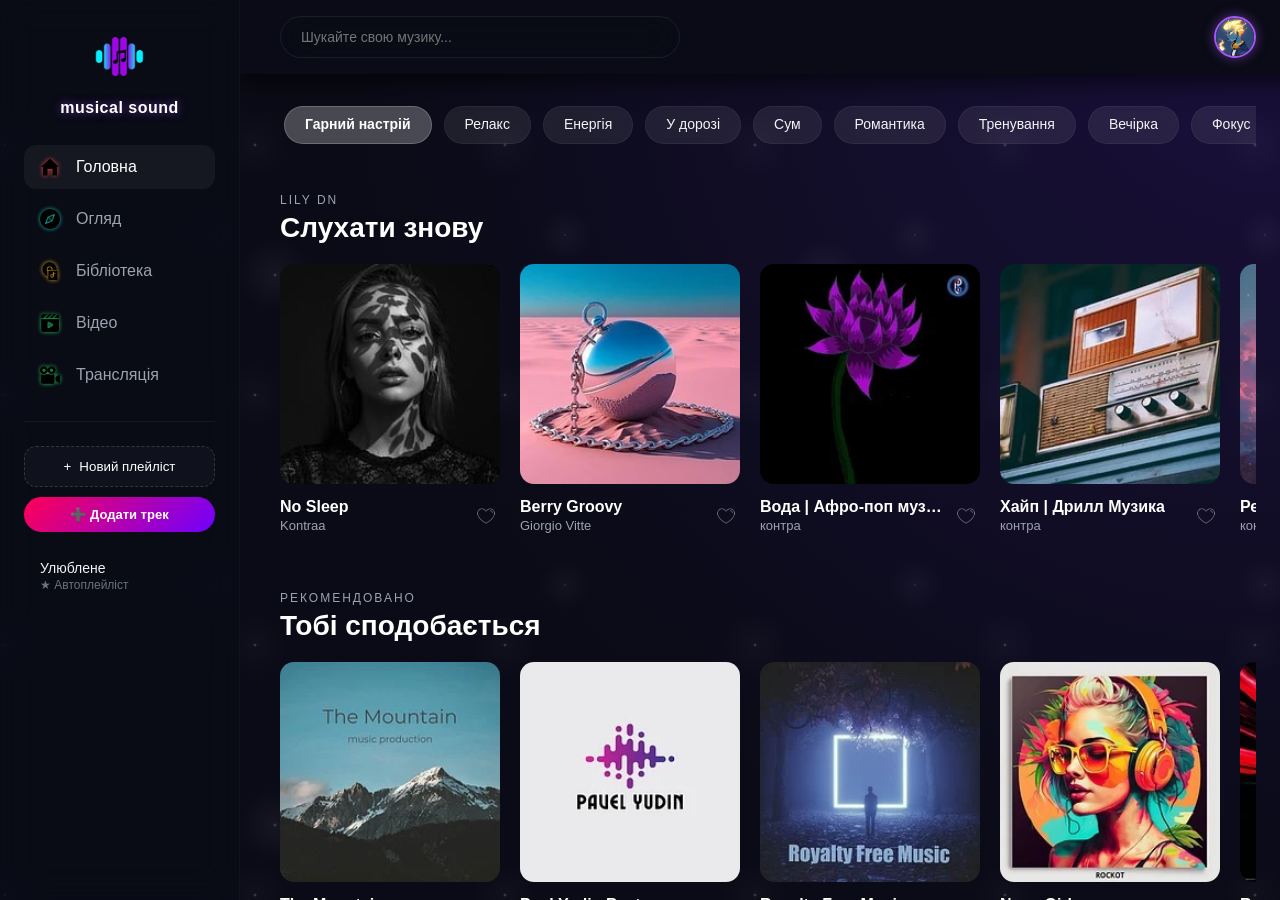
<file: index.html>
<!DOCTYPE html>
<html lang="uk">
<head>
    <meta charset="UTF-8">
    <meta name="viewport" content="width=device-width, initial-scale=1.0">
    <title>musical sound</title>
    <!-- Додано іконки для чату та плеєра трансляції -->
    <link rel="stylesheet" href="https://cdnjs.cloudflare.com/ajax/libs/font-awesome/6.4.0/css/all.min.css">
    <link rel="stylesheet" href="css/style.css">
</head>
<body>

    <!-- Кнопка мобільного меню (гамбургер) -->
    <button class="menu-toggle">☰</button>

    <aside class="sidebar">
        <!-- Логотип -->
        <div class="logo-container">
            <img src="assets/pngtree-music-logo-png-image_6389182.png" alt="Musical Sound Logo" class="logo-img">
            <span class="logo-text">musical sound</span>
        </div>
        
        <nav>
            <a href="#" id="go-home" class="nav-item active">
                <img src="assets/home.png" class="nav-icon red-tint" alt="Головна">
                Головна
            </a>
            <a href="#" class="nav-item">
                <img src="assets/explore.png" class="nav-icon teal-tint" alt="Огляд">
                Огляд
            </a>
            <a href="#" class="nav-item">
                <img src="assets/library.png" class="nav-icon gold-tint" alt="Бібліотека">
                Бібліотека
            </a>
            
            <!-- Пункт «Відео» -->
            <a href="#" id="go-video" class="nav-item">
                <img src="assets/free-icon-video-4211530.png" class="nav-icon green-tint" alt="Відео">
                Відео
            </a>
            
            <!-- Пункт «Трансляція» -->
            <a href="#" id="go-live" class="nav-item">
                <img src="assets/free-icon-video-camera-686458.png" class="nav-icon green-tint" alt="Трансляція">
                Трансляція
            </a>
        </nav>
        <div class="divider"></div>
        <button class="btn-new-playlist"><span>+</span> Новий плейліст</button>

        <div class="playlist-section"></div>
    </aside>

    <main class="main-content">
        <header class="top-bar">
            <div class="search-container">
                <input type="text" id="searchInput" placeholder="Шукайте свою музику...">
            </div>
            <a href="register.html" class="user-profile-glow" style="text-decoration: none; cursor: pointer;">
    <div class="avatar-circle">
        <img src="assets/avatar.png" alt="Profile">
    </div>
</a>
        </header>

        <!-- ЕКРАН МУЗИКИ -->
        <div id="music-screen">
            <div class="mood-pills">
                <button class="pill active">Гарний настрій</button>
                <button class="pill">Релакс</button>
                <button class="pill">Енергія</button>
                <button class="pill">У дорозі</button>
                <button class="pill">Сум</button>
                <button class="pill">Романтика</button>
                <button class="pill">Тренування</button>
                <button class="pill">Вечірка</button>
                <button class="pill">Фокус</button>
                <button class="pill">Сон</button>
            </div>

            <!-- 1 БЛОК: Слухати знову -->
            <section class="content-section">
                <div class="section-header">
                    <div class="user-info-row">
                        <div class="title-text">
                            <span class="username">LILY DN</span>
                            <h2 class="glow-text">Слухати знову</h2>
                        </div>
                    </div>
                </div>
                <div class="music-grid"></div>
            </section>

            <!-- 2 БЛОК: Рекомендовано -->
            <section class="content-section" style="margin-top: 40px;">
                <div class="section-header">
                    <div class="user-info-row">
                        <div class="title-text">
                            <span class="username">Рекомендовано</span>
                            <h2 class="glow-text">Тобі сподобається</h2>
                        </div>
                    </div>
                </div>
                <div class="music-grid" id="recommendedGrid"></div>
            </section>

            <!-- 3 БЛОК: Нові релізи -->
            <section class="content-section" style="margin-top: 40px;">
                <div class="section-header">
                    <div class="user-info-row">
                        <div class="title-text">
                            <span class="username">Новинки</span>
                            <h2 class="glow-text">Нові релізи</h2>
                        </div>
                    </div>
                </div>
                <div class="music-grid" id="newReleasesGrid"></div>
            </section>

            <!-- 4 БЛОК: Свіжі чарти -->
            <section class="content-section" style="margin-top: 40px;">
                <div class="section-header">
                    <div class="user-info-row">
                        <div class="title-text">
                            <span class="username">Популярне</span>
                            <h2 class="glow-text">Свіжі чарти</h2>
                        </div>
                    </div>
                </div>
                <div class="music-grid" id="chartsGrid"></div>
            </section>
        </div>

     <!-- ЕКРАН ВІДЕО -->
        <div id="video-screen" style="display: none;">
            <section class="content-section">
                <div class="section-header">
                    <div class="user-info-row">
                        <div class="title-text">
                            <span class="username">Музичні відео</span>
                            <h2 class="glow-text">Перегляд відео</h2>
                        </div>
                    </div>
                </div>
                
                <!-- Сітка для відеокліпів -->
                <div class="video-grid">
                    <!-- Відео 1 -->
                    <div class="video-card">
                        <div class="video-wrapper">
                            <iframe 
                                src="https://www.youtube.com/embed/fpgZffUIeMg?enablejsapi=1&rel=0" 
                                title="YouTube video player" 
                                allow="accelerometer; autoplay; clipboard-write; encrypted-media; gyroscope; picture-in-picture; web-share" 
                                allowfullscreen>
                            </iframe>
                        </div>
                    </div>

                    <!-- Відео 2 -->
                    <div class="video-card">
                        <div class="video-wrapper">
                            <iframe 
                                src="https://www.youtube.com/embed/RF0k8anOW6o?enablejsapi=1&rel=0" 
                                title="YouTube video player" 
                                allow="accelerometer; autoplay; clipboard-write; encrypted-media; gyroscope; picture-in-picture; web-share" 
                                allowfullscreen>
                            </iframe>
                        </div>
                    </div>

                    <!-- Відео 3 -->
                    <div class="video-card">
                        <div class="video-wrapper">
                            <iframe 
                                src="https://www.youtube.com/embed/d2HQg-ZRjzs?enablejsapi=1&rel=0" 
                                title="YouTube video player" 
                                allow="accelerometer; autoplay; clipboard-write; encrypted-media; gyroscope; picture-in-picture; web-share" 
                                allowfullscreen>
                            </iframe>
                        </div>
                    </div>

                    <!-- Відео 4 (Kp-eibuQpWg) -->
                    <div class="video-card">
                        <div class="video-wrapper">
                            <iframe 
                                src="https://www.youtube.com/embed/Kp-eibuQpWg?enablejsapi=1&rel=0" 
                                title="YouTube video player" 
                                allow="accelerometer; autoplay; clipboard-write; encrypted-media; gyroscope; picture-in-picture; web-share" 
                                allowfullscreen>
                            </iframe>
                        </div>
                    </div>

                    <!-- Відео 5 (bvvwn0nQ8sI) -->
                    <div class="video-card">
                        <div class="video-wrapper">
                            <iframe 
                                src="https://www.youtube.com/embed/bvvwn0nQ8sI?enablejsapi=1&rel=0" 
                                title="YouTube video player" 
                                allow="accelerometer; autoplay; clipboard-write; encrypted-media; gyroscope; picture-in-picture; web-share" 
                                allowfullscreen>
                            </iframe>
                        </div>
                    </div>

                    <!-- Відео 6 (89ihROphQJM) -->
                    <div class="video-card">
                        <div class="video-wrapper">
                            <iframe 
                                src="https://www.youtube.com/embed/89ihROphQJM?enablejsapi=1&rel=0" 
                                title="YouTube video player" 
                                allow="accelerometer; autoplay; clipboard-write; encrypted-media; gyroscope; picture-in-picture; web-share" 
                                allowfullscreen>
                            </iframe>
                        </div>
                    </div>

                    <!-- Відео 7 (PHVVgsk9hyE) -->
                    <div class="video-card">
                        <div class="video-wrapper">
                            <iframe 
                                src="https://www.youtube.com/embed/PHVVgsk9hyE?enablejsapi=1&rel=0" 
                                title="YouTube video player" 
                                allow="accelerometer; autoplay; clipboard-write; encrypted-media; gyroscope; picture-in-picture; web-share" 
                                allowfullscreen>
                            </iframe>
                        </div>
                    </div>
                </div>
            </section>
        </div>

        <!-- ЕКРАН ТРАНСЛЯЦІЇ -->
        <div id="live-screen" style="display: none;">
            <div class="live-wrapper">
                <!-- ЛЕВА ЧАСТИНА: ПЛЕЄР СТРІМУ -->
                <div class="live-player-container">
                    <div class="live-player-header">
                        <div class="live-author-avatar">
                            <img src="assets/pngtree-music-logo-png-image_6389182.png" alt="Logo" onerror="this.src='https://via.placeholder.com/40/a855f7/ffffff?text=MS'">
                        </div>
                        <div class="live-author-info">
                            <h3 class="live-author-title">Preview Live Stream</h3>
                            <p class="live-author-subtitle">musical sound</p>
                        </div>
                    </div>

                    <div class="live-video-screen">
                        <iframe 
                            src="https://www.youtube.com/embed/b-bK2Vn3D38?autoplay=1&mute=1&modestbranding=1&rel=0&controls=0&disablekb=1" 
                            title="YouTube video player" 
                            allow="accelerometer; autoplay; clipboard-write; encrypted-media; gyroscope; picture-in-picture; web-share" 
                            allowfullscreen>
                        </iframe>
                    </div>

                    <div class="live-player-controls">
                        <div class="live-controls-left">
                            <button class="live-control-btn live-play-btn"><i class="fas fa-pause"></i></button>
                            <span class="live-status-badge"><span class="pulse-dot"></span> НА ЖИВО</span>
                        </div>
                        <div class="live-progress-container" style="pointer-events: none; opacity: 0.8;">
                            <div class="live-progress-bar">
                                <div class="live-progress-current" style="width: 100%; background: #ef4444; box-shadow: 0 0 10px #ef4444;"></div>
                            </div>
                        </div>
                        <div class="live-controls-right">
                            <button class="live-control-btn" id="liveVolIcon"><i class="fas fa-volume-up"></i></button>
                            <input type="range" id="liveVolumeSlider" min="0" max="1" step="0.1" value="1" style="width: 80px; cursor: pointer;">
                            <button class="live-control-btn"><i class="fas fa-expand"></i></button>
                        </div>
                    </div>
                </div>

                <!-- ПРАВА ЧАСТИНА: ЧАТ -->
                <div class="live-chat-container">
                    <div class="live-chat-messages" id="liveChatBox">
                        <div class="live-chat-placeholder" id="liveChatPlaceholder">
                            <span>Ласкаво просимо до онлайн-чату! 🚀</span>
                        </div>
                    </div>
                    <div class="live-chat-input-area">
                        <div class="live-input-wrapper">
                            <input type="text" placeholder="Напишіть повідомлення..." class="live-chat-input" id="liveChatInput">
                            <button class="live-emoji-btn"><i class="far fa-smile"></i></button>
                        </div>
                        <button class="live-send-btn" id="liveSendBtn"><i class="fas fa-arrow-up"></i></button>
                    </div>
                </div>
            </div>
        </div>
    </main>

    <footer class="player-bar">
        <div class="progress-container">
            <div class="progress-bar">
                <div class="progress-fill" id="progressFill"></div>
            </div>
        </div>

        <!-- Левая часть: Инфо о треке -->
        <div class="player-info">
            <img src="assets/cover1.jpg" class="current-track-img" id="currentTrackImg">
            <div class="track-meta">
                <div class="track-title" id="currentTrackTitle">Програвач порожній</div>
                <div class="track-artist" id="currentTrackArtist">Оберіть трек</div>
            </div>
        </div>

        <!-- Центральная часть: Кнопки управления -->
        <div class="player-controls">
            <button class="player-btn">⏮</button>
            <button id="mainPlayBtn" class="player-btn play-pause">
                <img src="assets/play.png" id="playBtnImg" alt="Play">
            </button>
            <button class="player-btn">⏭</button>
            
            <button id="repeatBtn" class="player-btn repeat-control" title="Повторювати трек">
                <img src="assets/backup.png" id="repeatBtnImg" alt="Repeat">
            </button>
        </div>

        <!-- Правая часть: Управление громкостью -->
        <div class="volume-controls" style="margin-left: auto; display: flex; align-items: center; gap: 10px;">
            <img src="assets/audio-speaker1.png" class="volume-icon" alt="Volume">
            <input type="range" class="volume-slider" min="0" max="100" value="80">
        </div>
    </footer>

    <script src="./js/main.js"></script>

    <script>
        document.addEventListener('DOMContentLoaded', () => {
            const liveChatInput = document.getElementById('liveChatInput');
            const liveSendBtn = document.getElementById('liveSendBtn');
            const liveChatBox = document.getElementById('liveChatBox');
            const liveChatPlaceholder = document.getElementById('liveChatPlaceholder');

            function sendLiveMessage() {
                const text = liveChatInput.value.trim();
                if (text === '') return;

                if (liveChatPlaceholder) {
                    liveChatPlaceholder.style.display = 'none';
                }

                const time = new Date().toLocaleTimeString([], { hour: '2-digit', minute: '2-digit' });
                const msg = document.createElement('div');
                msg.className = 'live-chat-message sent';
                msg.innerHTML = `
                    <div class="live-message-content">
                        <span class="live-user-name">Ви</span>
                        <p class="live-message-text">${text}</p>
                        <span class="live-message-time">${time}</span>
                    </div>
                `;
                
                liveChatBox.appendChild(msg);
                liveChatInput.value = '';
                liveChatBox.scrollTop = liveChatBox.scrollHeight;
            }

            if (liveSendBtn) {
                liveSendBtn.addEventListener('click', sendLiveMessage);
            }
            
            if (liveChatInput) {
                liveChatInput.addEventListener('keypress', (e) => {
                    if (e.key === 'Enter') sendLiveMessage();
                });
            }
        });
    </script>
</body>
</html>
</file>
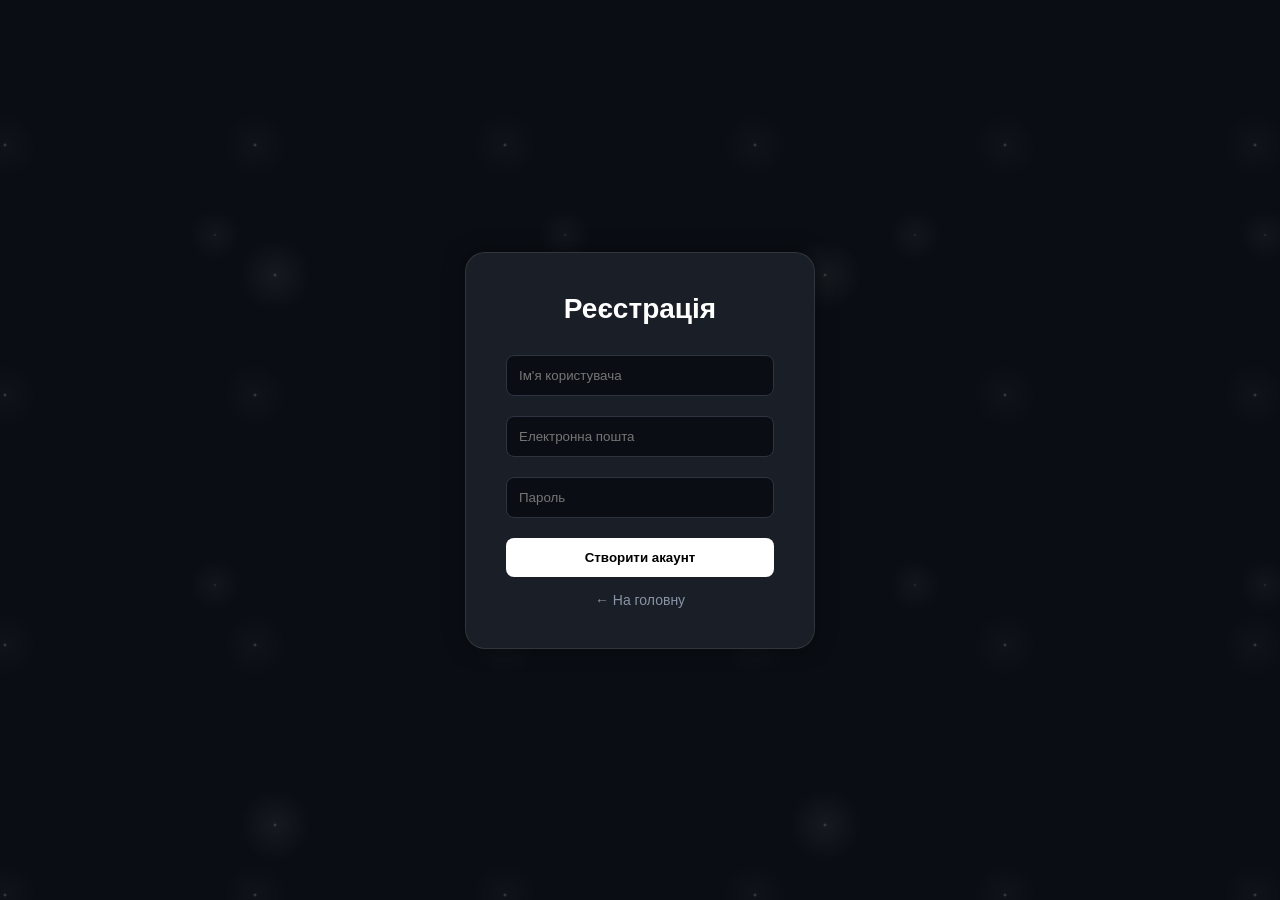
<file: register.html>
<!DOCTYPE html>
<html lang="uk">
<head>
    <meta charset="UTF-8">
    <title>Реєстрація - Music Pro</title>
    <link rel="stylesheet" href="css/style.css">
    <style>
        /* Ізолюємо body сторінки реєстрації, щоб скинути сітку та відступи з style.css */
        body.auth-body {
            margin: 0 !important;
            padding: 0 !important;
            display: block !important;
            width: 100vw !important;
            height: 100vh !important;
            max-width: 100vw !important;
            min-height: 100vh !important;
            overflow: hidden !important;
            background: #0a0e14 !important;
        }

        /* Контейнер займає рівно 100% вікна і центрує форму */
        .auth-container {
            width: 100%;
            height: 100vh;
            display: flex !important;
            align-items: center !important;
            justify-content: center !important;
            box-sizing: border-box;
        }

        /* Сама форма реєстрації */
        .auth-form {
            background: #1a1e26; 
            padding: 40px; 
            border-radius: 20px;
            border: 1px solid rgba(255, 255, 255, 0.1); 
            width: 350px; 
            text-align: center;
            box-shadow: 0 0 20px rgba(0, 0, 0, 0.5);
            box-sizing: border-box;
            z-index: 999;
        }
        .auth-form h2 {
            color: white;
            margin-top: 0;
            margin-bottom: 20px;
            font-family: sans-serif;
        }
        .auth-form input {
            width: 100%; 
            padding: 12px; 
            margin: 10px 0; 
            border-radius: 8px;
            border: 1px solid #2d3440; 
            background: #0a0e14; 
            color: white;
            box-sizing: border-box;
        }
        .auth-btn {
            width: 100%; 
            padding: 12px; 
            background: white; 
            color: black;
            border: none; 
            border-radius: 8px; 
            cursor: pointer; 
            font-weight: bold; 
            margin-top: 10px;
            transition: background 0.2s;
        }
        .auth-btn:hover {
            background: #e0e0e0;
        }
        .back-link { 
            display: block; 
            margin-top: 15px; 
            color: #8a94a6; 
            text-decoration: none; 
            font-size: 14px; 
        }
        .back-link:hover {
            color: white;
        }
    </style>
</head>
<body class="auth-body">

   <div class="auth-container">
    <form class="auth-form">
        <h2 class="glow-text">Реєстрація</h2>
        <input type="text" placeholder="Ім'я користувача" required>
        <input type="email" placeholder="Електронна пошта" required>
        <input type="password" placeholder="Пароль" required>
        <button type="submit" class="auth-btn">Створити акаунт</button>
        <a href="index.html" class="back-link">← На головну</a>
    </form>
</div>

</body>
</html>
</file>
<file: css/style.css>
/* ==========================================================================
   0. ГЛОБАЛЬНІ CSS-ЗМІННІ (THEME CUSTOMIZATION)
   ========================================================================== */
:root {
    /* Колірна палітра космічного фону */
    --bg-purple-glow: #1a103c;
    --bg-deep-space: #0a0b16;
    --bg-blue-glow: #051125;
    --bg-abyss: #02050d;
    --bg-player-bar: rgba(9, 13, 22, 0.85);

    /* Неонові акцентні кольори */
    --accent-purple: #a855f7;
    --accent-purple-glow: rgba(168, 85, 247, 0.6);
    --accent-teal: #14b8a6;
    --accent-teal-glow: rgba(20, 184, 166, 0.8);
    --accent-red: #ef4444;
    --accent-red-glow: rgba(239, 68, 68, 0.6);
    --accent-gold: #eab308;
    --accent-green: #22c55e;

    /* Шрифти та тексти */
    --font-sans: 'Segoe UI', Tahoma, Geneva, Verdana, sans-serif;
    --text-main: #f3f4f6;
    --text-muted: #9ca3af;

    /* Параметри інтерфейсу */
    --sidebar-width: 240px;
    --glass-bg: rgba(9, 13, 22, 0.6);
    --glass-border: rgba(255, 255, 255, 0.03);
    --glass-blur: blur(20px);

    /* Анімації */
    --transition-fast: 0.2s ease;
    --transition-normal: 0.3s ease;
}

/* ==========================================================================
   1. БАЗОВІ СТИЛІ ТА ЗОРЯНИЙ ФОН
   ========================================================================== */
* {
    margin: 0;
    padding: 0;
    box-sizing: border-box;
}

body {
    font-family: var(--font-sans);
    background: radial-gradient(circle at top right, var(--bg-purple-glow), var(--bg-deep-space) 60%),
                radial-gradient(circle at bottom left, var(--bg-blue-glow), var(--bg-abyss));
    background-size: cover;
    background-attachment: fixed;
    color: var(--text-main);
    display: flex;
    height: 100vh;
    overflow: hidden;
}

/* Накладання зірок через псевдоелемент */
body::before {
    content: "";
    position: fixed;
    top: 0; left: 0; width: 100%; height: 100%;
    background-image: 
        radial-gradient(white, rgba(255,255,255,.2) 2px, transparent 40px),
        radial-gradient(white, rgba(255,255,255,.15) 1px, transparent 30px),
        radial-gradient(white, rgba(255,255,255,.1) 2px, transparent 40px);
    background-size: 550px 550px, 350px 350px, 250px 250px;
    background-position: 0 0, 40px 60px, 130px 270px;
    opacity: 0.25;
    z-index: 0;
    pointer-events: none;
}

/* ==========================================================================
   2. БОКОВА ПАНЕЛЬ (SIDEBAR) З НОВИМ ЛОГОТИПОМ
   ========================================================================== */
.sidebar {
    width: var(--sidebar-width);
    background-color: var(--glass-bg);
    backdrop-filter: var(--glass-blur);
    -webkit-backdrop-filter: var(--glass-blur);
    padding: 24px;
    display: flex;
    flex-direction: column;
    border-right: 1px solid var(--glass-border);
    z-index: 10;
    transition: left var(--transition-normal);
}

/* Контейнер нового логотипу */
.logo-container {
    display: flex;
    flex-direction: column; 
    align-items: center;
    justify-content: center;
    margin-bottom: 28px;
    width: 100%;
    cursor: pointer;
}

.logo-img {
    width: 65px;             
    height: 65px;
    object-fit: contain;
    mix-blend-mode: screen;  
    transition: transform var(--transition-normal), filter var(--transition-normal);
}

/* Текст під логотипом з неоновим свіченням */
.logo-text {
    margin-top: 10px;
    font-size: 16px;
    font-weight: 600;
    color: #ffffff;
    text-transform: lowercase;
    letter-spacing: 0.5px;
    text-shadow: 0 0 10px var(--accent-purple-glow); 
    transition: color var(--transition-normal), text-shadow var(--transition-normal);
}

/* Інтерактивний ховер для логотипу */
.logo-container:hover .logo-img {
    transform: scale(1.06);
    filter: drop-shadow(0 0 12px var(--accent-teal)); 
}

.logo-container:hover .logo-text {
    color: var(--accent-teal);
    text-shadow: 0 0 12px var(--accent-teal-glow);
}

nav { 
    display: flex; 
    flex-direction: column; 
    gap: 8px; 
}

.nav-item {
    display: flex;
    align-items: center;
    gap: 16px;
    padding: 12px 16px;
    color: var(--text-muted);
    text-decoration: none;
    font-weight: 500;
    border-radius: 12px;
    transition: all var(--transition-fast);
}

.nav-item:hover, .nav-item.active {
    color: #ffffff;
    background-color: rgba(255, 255, 255, 0.05);
}

.nav-icon { 
    width: 20px; 
    height: 20px; 
    filter: brightness(0.8); 
}

/* Кольорові підсвітки іконок меню */
.red-tint { filter: drop-shadow(0 0 2px var(--accent-red)); }
.teal-tint { filter: drop-shadow(0 0 2px var(--accent-teal)); }
.gold-tint { filter: drop-shadow(0 0 2px var(--accent-gold)); }
.green-tint { filter: drop-shadow(0 0 2px var(--accent-green)); }

.divider { 
    height: 1px; 
    background-color: rgba(255, 255, 255, 0.05); 
    margin: 24px 0; 
}

.btn-new-playlist {
    background: rgba(255, 255, 255, 0.03);
    border: 1px dashed rgba(255, 255, 255, 0.15);
    color: #ffffff;
    padding: 12px;
    border-radius: 12px;
    cursor: pointer;
    font-weight: 500;
    display: flex;
    align-items: center;
    justify-content: center;
    gap: 8px;
    transition: background var(--transition-fast);
}

.btn-new-playlist:hover { 
    background: rgba(255, 255, 255, 0.08); 
}

.playlist-section { 
    margin-top: 20px; 
    overflow-y: auto; 
}

.playlist-item { 
    padding: 8px 16px; 
    cursor: pointer; 
    border-radius: 8px; 
}

.playlist-item:hover { 
    background: rgba(255, 255, 255, 0.03); 
}

.playlist-title { 
    font-size: 14px; 
    font-weight: 500; 
    color: var(--text-main); 
}

.playlist-sub { 
    font-size: 12px; 
    color: #6b7280; 
    margin-top: 2px; 
}

/* ==========================================================================
   3. ГОЛОВНИЙ КОНТЕНТ (MAIN CONTENT)
   ========================================================================== */
.main-content {
    width: calc(100% - var(--sidebar-width)); 
    height: 100vh;
    display: flex;
    flex-direction: column;
    padding: 24px 40px;
    padding-right: 24px;       
    overflow-x: hidden;        
    overflow-y: auto;          
    padding-bottom: 120px;
    z-index: 5;
    box-sizing: border-box;
}

.top-bar {
    display: flex;
    justify-content: space-between;
    align-items: center;
    position: sticky;
    top: -24px; 
    z-index: 1000; 
    margin: -24px -40px 16px -40px;
    padding: 16px 40px;
    background-color: var(--bg-deep-space); 
    box-shadow: 0 8px 25px rgba(0, 0, 0, 0.65); 
}

.music-grid, 
#recommendedGrid, 
#newReleasesGrid, 
#chartsGrid {
    width: 100%;
    max-width: 100%;
    box-sizing: border-box;
}

.search-container { 
    width: 400px; 
}

#searchInput {
    width: 100%;
    padding: 12px 20px;
    background-color: rgba(9, 13, 22, 0.6);
    border: 1px solid rgba(255, 255, 255, 0.08);
    border-radius: 24px;
    color: #ffffff;
    font-size: 14px;
    outline: none;
    backdrop-filter: var(--glass-blur);
}

.avatar-circle {
    width: 42px; 
    height: 42px; 
    border-radius: 50%; 
    overflow: hidden;
    border: 2px solid var(--accent-purple); 
    box-shadow: 0 0 12px rgba(168, 85, 247, 0.5);
}

.avatar-circle img { 
    width: 100%; 
    height: 100%; 
    object-fit: cover; 
}

.mood-pills {
    display: flex;
    gap: 12px;
    margin: 12px 0 28px 0; 
    overflow-x: auto;     
    overflow-y: hidden;
    padding: 4px 4px 16px 4px;
    scrollbar-width: none;
    min-height: 60px;
}

.mood-pills::-webkit-scrollbar {
    display: none !important;
    width: 0 !important;
    height: 0 !important;
}

.pill {
    background-color: rgba(255, 255, 255, 0.08); 
    border: 1px solid rgba(255, 255, 255, 0.05);
    color: var(--text-main);
    height: 38px;
    padding: 0 20px; 
    border-radius: 19px;
    cursor: pointer;
    font-size: 14px;
    font-weight: 500;
    white-space: nowrap; 
    display: inline-flex;  
    align-items: center;
    justify-content: center;
    line-height: 0; 
    padding-bottom: 2px;
    box-sizing: border-box;
    transition: background-color var(--transition-fast), transform 0.1s;
}

.pill:hover { 
    background-color: rgba(255, 255, 255, 0.15); 
}

.pill.active {
    background-color: rgba(255, 255, 255, 0.25);
    border-color: rgba(255, 255, 255, 0.2);
    color: #ffffff;
    font-weight: 600;
}

.username { 
    font-size: 12px; 
    text-transform: uppercase; 
    letter-spacing: 2px; 
    color: var(--text-muted); 
}

.glow-text { 
    font-size: 28px; 
    font-weight: 700; 
    color: #ffffff; 
    margin-top: 4px; 
}

/* ==========================================================================
   4. СІТКА КАРТОК
   ========================================================================== */
.music-grid {
    display: grid;
    grid-template-columns: repeat(auto-fill, minmax(220px, 1fr));
    gap: 24px;
    width: 100%;
}

.card {
    display: inline-block;
    vertical-align: top;
    box-sizing: border-box;
    transition: transform var(--transition-fast), box-shadow var(--transition-fast), border-color var(--transition-fast);
}

.card:hover {
    transform: translateY(-4px);
    box-shadow: 0 10px 25px rgba(20, 184, 166, 0.15);
    border-color: rgba(20, 184, 166, 0.3);
}

.img-wrapper {
    position: relative; 
    width: 100%; 
    aspect-ratio: 1; 
    border-radius: 14px; 
    overflow: hidden; 
    margin-bottom: 14px;
}

.card-img { 
    width: 100%; 
    height: 100%; 
    object-fit: cover; 
}

.play-overlay {
    position: absolute; 
    top: 0; left: 0; width: 100%; height: 100%; 
    background: rgba(0, 0, 0, 0.5);
    display: flex; 
    align-items: center; 
    justify-content: center; 
    font-size: 28px; 
    color: #ffffff; 
    opacity: 0; 
    transition: opacity var(--transition-fast);
}

.card:hover .play-overlay { 
    opacity: 1; 
}

.card-body-row {
    display: flex;
    justify-content: space-between;
    align-items: center;
    width: 100%;
    margin-top: 4px;
}

.card-body-text {
    flex: 1;
    overflow: hidden;
    padding-right: 8px;
}

.song-name { 
    font-size: 16px; 
    font-weight: 600; 
    color: #ffffff; 
    white-space: nowrap; 
    overflow: hidden; 
    text-overflow: ellipsis; 
}

.song-desc { 
    font-size: 13px; 
    color: var(--text-muted); 
    white-space: nowrap; 
    overflow: hidden; 
    text-overflow: ellipsis; 
    margin-top: 2px; 
}

.like-btn {
    background: none;
    border: none;
    cursor: pointer;
    display: flex;
    align-items: center;
    justify-content: center;
    padding: 4px;
    border-radius: 50%;
    transition: transform var(--transition-fast);
}

.like-icon {
    width: 20px;
    height: 20px;
    opacity: 0.5; 
    transition: filter var(--transition-fast), opacity var(--transition-fast);
}

.like-btn:hover .like-icon {
    opacity: 0.9;
    transform: scale(1.1);
}

.like-btn.liked .like-icon {
    opacity: 1;
    filter: drop-shadow(0 0 6px var(--accent-red)) brightness(1.2) sepia(100%) hue-rotate(-50deg) saturate(600%);
}

/* ==========================================================================
   5. НИЖНЯ ПАНЕЛЬ ПЛЕЄРА
   ========================================================================== */
.player-bar {
    position: fixed; 
    bottom: 0; left: 0; width: 100%; height: 88px;
    background: var(--bg-player-bar); 
    border-top: 1px solid var(--glass-border); 
    backdrop-filter: var(--glass-blur);
    -webkit-backdrop-filter: var(--glass-blur);
    padding: 0 32px; 
    display: flex; 
    align-items: center; 
    justify-content: space-between; 
    z-index: 100;
    opacity: 0; 
    visibility: hidden; 
    transform: translateY(25px); 
    transition: all 0.4s ease;
}

.player-bar.active { 
    opacity: 1; 
    visibility: visible; 
    transform: translateY(0); 
}

.player-info { 
    display: flex; 
    align-items: center; 
    gap: 14px; 
    width: 30%; 
    min-width: 180px; 
}

.current-track-img { 
    width: 48px; 
    height: 48px; 
    border-radius: 8px; 
    object-fit: cover; 
    flex-shrink: 0; 
}

.track-meta { 
    display: flex; 
    flex-direction: column; 
    overflow: hidden; 
}

.track-title { 
    font-size: 14px; 
    font-weight: 600; 
    color: #ffffff; 
    white-space: nowrap; 
    overflow: hidden; 
    text-overflow: ellipsis; 
}

.track-artist { 
    font-size: 12px; 
    color: var(--text-muted); 
    white-space: nowrap; 
    overflow: hidden; 
    text-overflow: ellipsis; 
}

.player-controls { 
    display: flex; 
    align-items: center; 
    justify-content: center; 
    gap: 20px; 
    flex: 1; 
}

.player-btn { 
    background: none; 
    border: none; 
    color: var(--text-muted); 
    cursor: pointer; 
    display: flex; 
    align-items: center; 
    justify-content: center; 
}

.player-btn img { 
    width: 20px; 
    height: 20px; 
    display: block; 
}

.player-btn.play-pause {
    width: 44px; 
    height: 44px; 
    background: #ffffff; 
    border-radius: 50%; 
    box-shadow: 0 0 15px rgba(255, 255, 255, 0.2);
    flex-shrink: 0;
}

.repeat-control img { 
    transition: all var(--transition-normal); 
    opacity: 0.5; 
}

.repeat-control:hover img { 
    opacity: 0.8; 
}

.repeat-control.repeat-active img { 
    opacity: 1 !important; 
    filter: drop-shadow(0 0 8px var(--accent-red)) brightness(1.2); 
}

.volume-controls { 
    display: flex; 
    align-items: center; 
    gap: 10px; 
    width: 30%; 
    min-width: 150px; 
    justify-content: flex-end; 
}

.volume-icon { 
    width: 20px; 
    height: 20px; 
    display: block; 
    flex-shrink: 0; 
}

.volume-slider { 
    width: 100%; 
    max-width: 120px; 
    -webkit-appearance: none; 
    appearance: none; 
    height: 4px; 
    background: rgba(255, 255, 255, 0.1); 
    border-radius: 2px; 
    outline: none; 
    cursor: pointer; 
}

.volume-slider::-webkit-slider-thumb { 
    -webkit-appearance: none; 
    appearance: none; 
    width: 12px; 
    height: 12px; 
    border-radius: 50%; 
    background: #ffffff; 
}

/* ==========================================================================
   6. ІНТЕРАКТИВНИЙ ПРОГРЕС-БАР ТА ДОДАТКОВІ СКРОЛИ
   ========================================================================== */
.progress-container { 
    position: absolute; 
    top: -4px; left: 0; width: 100%; height: 8px; 
    padding-top: 4px; 
    cursor: pointer; 
    z-index: 10; 
}

.progress-bar { 
    width: 100%; 
    height: 4px; 
    background: rgba(255, 255, 255, 0.1); 
    position: relative; 
}

.progress-fill { 
    width: 0%; 
    height: 100%; 
    background: var(--accent-red); 
    position: absolute; 
    top: 0; left: 0; 
    box-shadow: 0 0 8px var(--accent-red-glow); 
}

.playlist-item.active-playlist { 
    background-color: rgba(255, 255, 255, 0.1) !important; 
    border-left: 3px solid var(--accent-red); 
    padding-left: 13px; 
}

/* Налаштування скролбарів для Chromium */
#recommendedGrid::-webkit-scrollbar,
#newReleasesGrid::-webkit-scrollbar,
#chartsGrid::-webkit-scrollbar,
.music-grid::-webkit-scrollbar {
    display: block !important;
    height: 6px !important;
}

#recommendedGrid::-webkit-scrollbar-thumb,
#newReleasesGrid::-webkit-scrollbar-thumb,
#chartsGrid::-webkit-scrollbar-thumb,
.music-grid::-webkit-scrollbar-thumb {
    background: rgba(255, 255, 255, 0.2) !important;
    border-radius: 10px !important;
}

#recommendedGrid::-webkit-scrollbar-thumb:hover,
#newReleasesGrid::-webkit-scrollbar-thumb:hover,
.music-grid::-webkit-scrollbar-thumb:hover {
    background: rgba(255, 0, 85, 0.6) !important;
}

/* Кросбраузерні скролбари для Firefox */
#recommendedGrid,
#newReleasesGrid,
#chartsGrid,
.music-grid {
    scrollbar-width: thin;
    scrollbar-color: rgba(255, 255, 255, 0.2) transparent;
}

.menu-toggle { 
    display: none; 
}

/* ==========================================================================
   7. СТИЛІ ДЛЯ СТРИМУ ТА ОНЛАЙН-ЧАТУ (SPA КОСМІЧНА ІНТЕГРАЦІЯ)
   ========================================================================== */
#live-screen {
    width: 100%;
    height: calc(100vh - 240px);
    min-height: 460px;
    margin-top: 10px;
    animation: liveFadeIn 0.4s ease-out;
}

@keyframes liveFadeIn {
    from { opacity: 0; transform: translateY(8px); }
    to { opacity: 1; transform: translateY(0); }
}

.live-wrapper {
    display: grid;
    grid-template-columns: 2.3fr 1fr;
    gap: 24px;
    width: 100%;
    height: 100%;
}

/* Контейнер плеєра */
.live-player-container {
    background: rgba(15, 12, 30, 0.4);
    backdrop-filter: var(--glass-blur);
    -webkit-backdrop-filter: var(--glass-blur);
    border: 1px solid var(--glass-border);
    border-radius: 16px;
    display: flex;
    flex-direction: column;
    overflow: hidden;
    box-shadow: 0 15px 35px rgba(0,0,0,0.4);
}

.live-player-header {
    display: flex;
    align-items: center;
    padding: 14px 20px;
    background: rgba(0, 0, 0, 0.25);
    border-bottom: 1px solid rgba(255, 255, 255, 0.03);
    flex-shrink: 0;
}

.live-author-avatar img {
    width: 38px;
    height: 38px;
    border-radius: 50%;
    border: 2px solid var(--accent-purple);
    box-shadow: 0 0 10px rgba(168, 85, 247, 0.4);
    margin-right: 14px;
    object-fit: cover;
}

.live-author-title { font-size: 16px; font-weight: 600; color: #fff; }
.live-author-subtitle { font-size: 12px; color: var(--text-muted); }

.live-video-screen {
    position: relative;
    width: 100%;
    flex: 1;             
    min-height: 0;       
    background: #000;
}

.live-video-screen iframe { position: absolute; top: 0; left: 0; width: 100%; height: 100%; border: 0; }

.live-player-controls {
    display: flex;
    align-items: center;
    padding: 14px 20px;
    background: rgba(10, 11, 22, 0.95);
    gap: 15px;
    border-top: 1px solid rgba(255, 255, 255, 0.03);
    flex-shrink: 0;     
}

.live-controls-left, .live-controls-right { display: flex; align-items: center; gap: 16px; }
.live-control-btn { background: none; border: none; color: var(--text-muted); font-size: 16px; cursor: pointer; transition: color var(--transition-fast); }
.live-control-btn:hover { color: var(--accent-purple); }

.live-play-btn {
    background: #ffffff; color: #0a0b16; width: 36px; height: 36px; border-radius: 50%;
    display: flex; justify-content: center; align-items: center; font-size: 13px; padding-left: 2px;
}
.live-play-btn:hover { background: var(--accent-purple); color: #fff; transform: scale(1.05); }

/* Космічний бейдж поточного стану трансляції */
.live-status-badge {
    display: inline-flex;
    align-items: center;
    gap: 6px;
    background: rgba(239, 68, 68, 0.1);
    border: 1px solid rgba(239, 68, 68, 0.3);
    padding: 6px 12px;
    border-radius: 8px;
    font-size: 11px;
    font-weight: 700;
    color: var(--accent-red);
    text-transform: uppercase;
    letter-spacing: 1px;
}

/* Пульсуюча червона цятка */
.pulse-dot {
    width: 8px;
    height: 8px;
    background-color: var(--accent-red);
    border-radius: 50%;
    display: inline-block;
    animation: liveStreamPulse 1.8s infinite ease-in-out;
}

@keyframes liveStreamPulse {
    0% {
        transform: scale(0.9);
        box-shadow: 0 0 0 0 rgba(239, 68, 68, 0.7);
    }
    70% {
        transform: scale(1.1);
        box-shadow: 0 0 0 8px rgba(239, 68, 68, 0);
    }
    100% {
        transform: scale(0.9);
        box-shadow: 0 0 0 0 rgba(239, 68, 68, 0);
    }
}

.live-progress-container { flex-grow: 1; padding: 10px 0; cursor: pointer; }
.live-progress-bar { height: 4px; background: rgba(255, 255, 255, 0.1); border-radius: 2px; position: relative; }

/* Повзунок гучності стріму */
#liveVolumeSlider {
    cursor: pointer;
    background: rgba(255, 255, 255, 0.15);
    transition: background var(--transition-fast);
}
#liveVolumeSlider:hover {
    background: rgba(255, 255, 255, 0.3);
}

/* Космічний Чат */
.live-chat-container {
    background: rgba(9, 13, 22, 0.5);
    border: 1px solid var(--glass-border);
    backdrop-filter: var(--glass-blur);
    -webkit-backdrop-filter: var(--glass-blur);
    border-radius: 16px;
    display: flex;
    flex-direction: column;
    overflow: hidden;
    box-shadow: 0 15px 35px rgba(0,0,0,0.4);
}

.live-chat-messages {
    flex-grow: 1;
    padding: 16px;
    overflow-y: auto;
    display: flex;
    flex-direction: column;
    gap: 12px;
    background-color: rgba(10, 11, 22, 0.4);
    background-image: radial-gradient(rgba(255, 255, 255, 0.015) 1px, transparent 0);
    background-size: 20px 20px;
}

.live-chat-messages::-webkit-scrollbar { width: 4px; }
.live-chat-messages::-webkit-scrollbar-thumb { background: rgba(255, 255, 255, 0.1); border-radius: 4px; }

.live-chat-placeholder { 
    margin: auto; 
    background: rgba(168, 85, 247, 0.1); 
    border: 1px solid rgba(168, 85, 247, 0.2); 
    padding: 8px 16px; 
    border-radius: 20px; 
    font-size: 13px; 
    color: #c084fc; 
    text-align: center; 
}

.live-chat-message { display: flex; max-width: 88%; animation: msgPush 0.25s ease-out forwards; }
.live-chat-message.sent { align-self: flex-end; }

.live-message-content { background: rgba(255, 255, 255, 0.04); border: 1px solid rgba(255, 255, 255, 0.05); padding: 10px 14px; border-radius: 14px; border-top-left-radius: 2px; }
.live-chat-message.sent .live-message-content { background: var(--accent-purple); border: none; border-radius: 14px; border-top-right-radius: 2px; color: #fff; box-shadow: 0 4px 12px rgba(168, 85, 247, 0.3); }

.live-user-name { font-size: 11px; font-weight: bold; color: var(--accent-purple); margin-bottom: 4px; display: block; }
.live-chat-message.sent .live-user-name { color: rgba(255, 255, 255, 0.7); }
.live-message-text { font-size: 13.5px; line-height: 1.4; color: var(--text-main); word-break: break-word; }
.live-chat-message.sent .live-message-text { color: #ffffff; }
.live-message-time { font-size: 9px; color: #6b7280; display: block; text-align: right; margin-top: 4px; }
.live-chat-message.sent .live-message-time { color: rgba(255, 255, 255, 0.5) !important; }

@keyframes msgPush { from { opacity: 0; transform: translateY(6px); } to { opacity: 1; transform: translateY(0); } }

/* Поле вводу чату */
.live-chat-input-area { padding: 14px; background: rgba(6, 7, 15, 0.9); display: flex; align-items: center; gap: 10px; border-top: 1px solid rgba(255, 255, 255, 0.04); }
.live-input-wrapper { flex-grow: 1; background: rgba(255, 255, 255, 0.04); border-radius: 24px; padding: 4px 14px; display: flex; align-items: center; border: 1px solid rgba(255, 255, 255, 0.05); }
.live-chat-input { width: 100%; background: none; border: none; outline: none; color: #fff; font-size: 13.5px; padding: 8px 0; }
.live-chat-input::placeholder { color: #4b5563; }
.live-emoji-btn { background: none; border: none; color: var(--text-muted); font-size: 17px; cursor: pointer; }
.live-emoji-btn:hover { color: var(--accent-purple); }

.live-send-btn { background: var(--accent-purple); color: #fff; border: none; width: 38px; height: 38px; border-radius: 50%; display: flex; justify-content: center; align-items: center; cursor: pointer; box-shadow: 0 0 12px rgba(168, 85, 247, 0.4); transition: background var(--transition-fast), transform 0.1s; }
.live-send-btn:hover { background: #c084fc; transform: scale(1.04); }

/* ==========================================================================
   8. АДАПТИВНІСТЬ ДЛЯ МОБІЛЬНИХ ПРИСТРОЇВ (екран менше 768px)
   ========================================================================== */
@media (max-width: 768px) {
    .sidebar {
        position: fixed;
        top: 0;
        left: -100%; 
        width: 270px;
        height: 100vh;
        z-index: 1999;
        background-color: rgba(9, 13, 22, 0.95); 
        box-shadow: 5px 0 25px rgba(0, 0, 0, 0.8);
    }

    .sidebar.open {
        left: 0;
    }

    .main-content {
        width: 100% !important;
        padding: 20px 16px !important;
        padding-top: 80px !important; 
    }

    .top-bar {
        margin: -80px -16px 16px -16px;
        padding: 60px 16px 12px 16px;
        flex-direction: column;
        gap: 12px;
        align-items: flex-start;
    }

    .search-container {
        width: 100%;
    }

    .menu-toggle {
        display: flex;
        position: fixed;
        top: 16px;
        left: 16px;
        z-index: 2000;
        width: 42px;
        height: 42px;
        background: #101124;
        border: 1px solid rgba(255, 255, 255, 0.1);
        border-radius: 50%;
        color: white;
        font-size: 20px;
        align-items: center;
        justify-content: center;
        cursor: pointer;
        box-shadow: 0 4px 12px rgba(0, 0, 0, 0.4);
    }

    .music-grid {
        grid-template-columns: repeat(auto-fill, minmax(140px, 1fr)) !important;
        gap: 16px !important;
    }

    .card {
        max-width: 100% !important;
        flex: unset !important;
    }
    
    .player-bar {
        padding: 0 16px;
        height: 76px;
    }

    .player-info {
        width: auto !important;
        max-width: 50%;
    }

    .volume-controls {
        display: none; 
    }

    /* Адаптація блоку стриму */
    .live-wrapper {
        grid-template-columns: 1fr;
        grid-template-rows: auto 350px;
        height: auto;
    }
    #live-screen {
        height: auto;
    }
    .live-video-screen {
        aspect-ratio: 16/9;
    }
}
/* Сітка для розділу Відео */
.video-grid {
    display: grid;
    grid-template-columns: repeat(auto-fill, minmax(320px, 1fr));
    gap: 20px;
    margin-top: 25px;
    width: 100%;
}

/* Картка одного відео */
.video-card {
    background: rgba(255, 255, 255, 0.03);
    border-radius: 12px;
    overflow: hidden;
    border: 1px solid rgba(255, 255, 255, 0.08);
    box-shadow: 0 8px 20px rgba(0, 0, 0, 0.3);
    transition: transform 0.2s ease, box-shadow 0.2s ease;
}

.video-card:hover {
    transform: translateY(-4px);
    box-shadow: 0 12px 25px rgba(0, 0, 0, 0.5);
}

/* Контейнер для збереження пропорцій 16:9 */
.video-wrapper {
    position: relative;
    width: 100%;
    padding-bottom: 56.25%; /* 16:9 */
    height: 0;
}

.video-wrapper iframe {
    position: absolute;
    top: 0;
    left: 0;
    width: 100%;
    height: 100%;
    border: 0;
}
</file>
